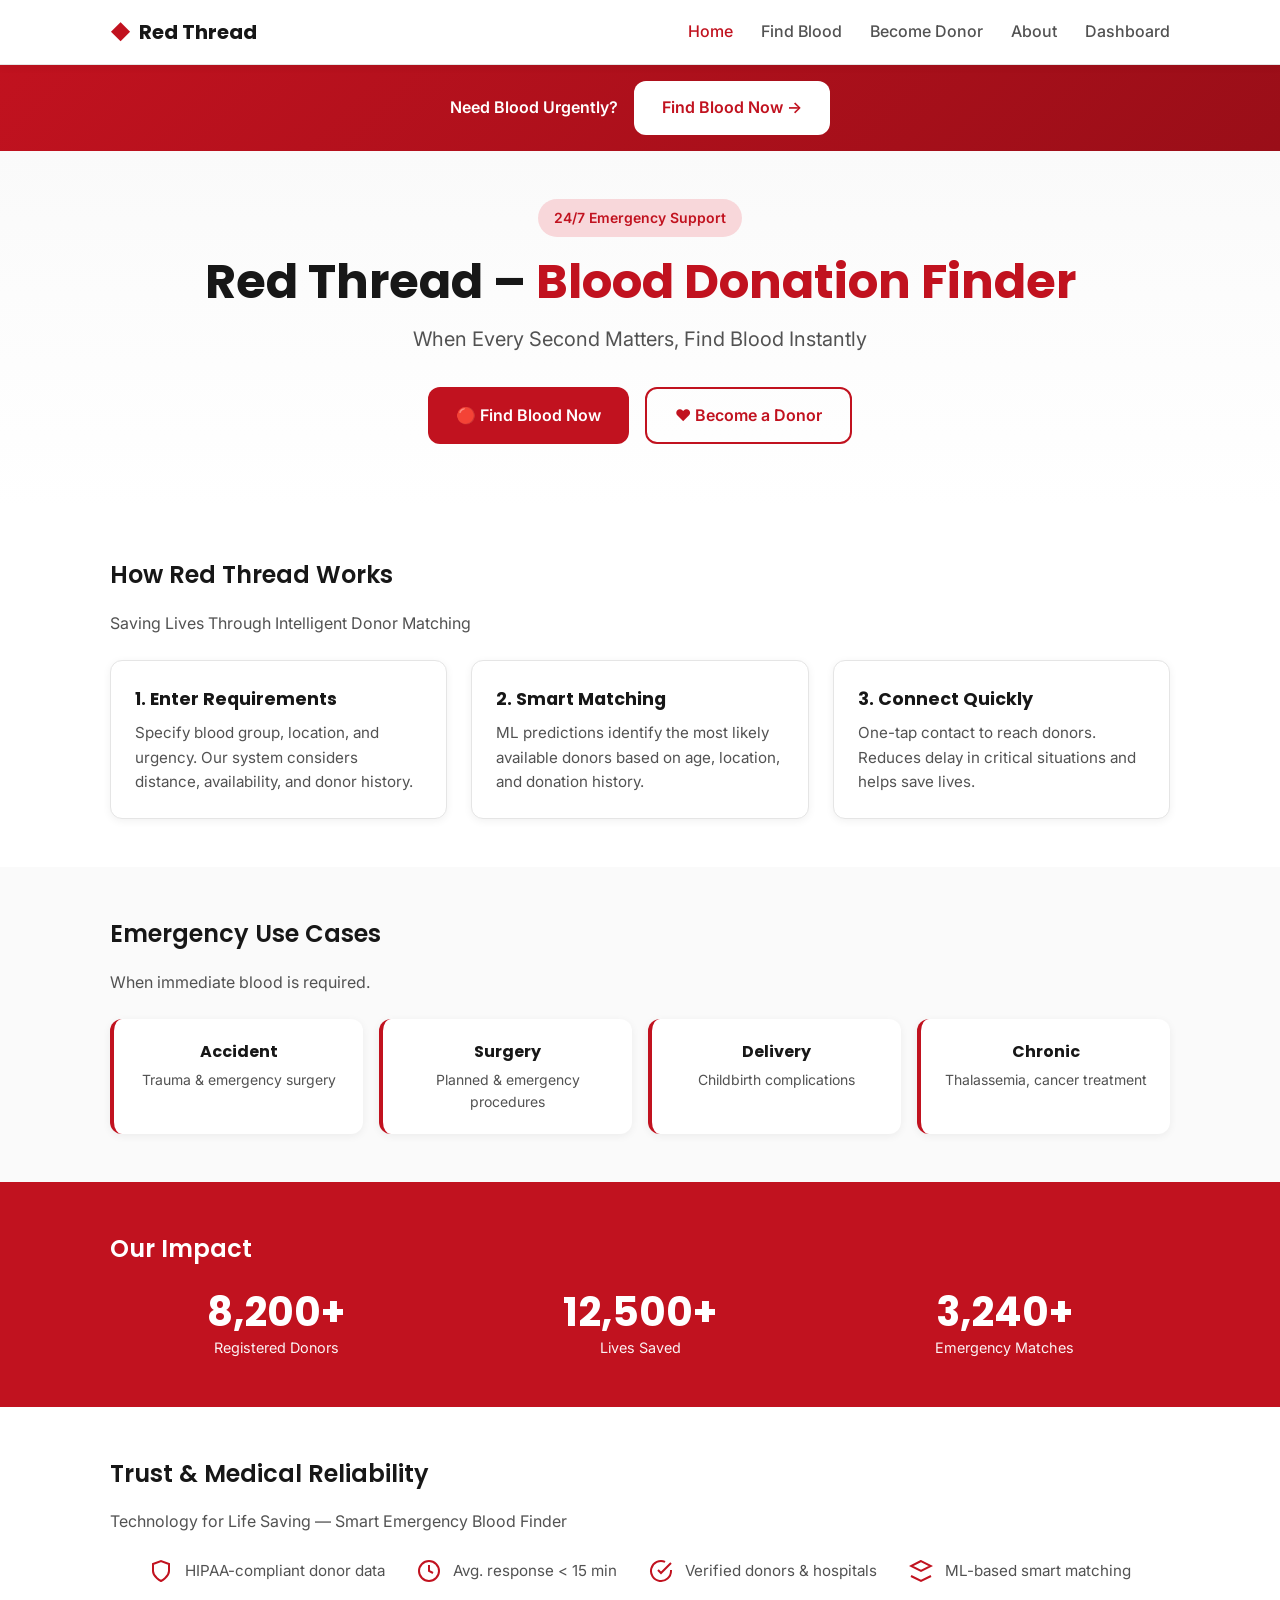
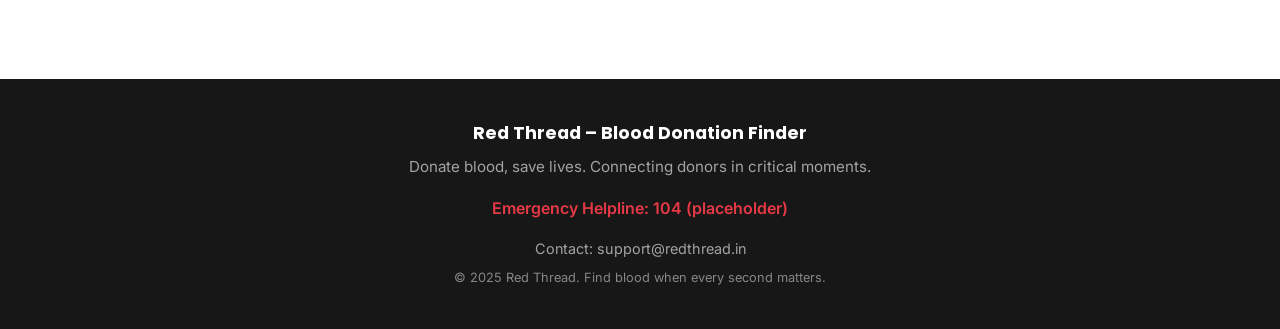
<file: deployment/frontend/index.html>
<!DOCTYPE html>
<html lang="en">
<head>
  <meta charset="UTF-8">
  <meta name="viewport" content="width=device-width, initial-scale=1.0">
  <title>Red Thread – Intelligent Blood Donation Finder | When Every Second Matters</title>
  <link rel="preconnect" href="https://fonts.googleapis.com">
  <link rel="preconnect" href="https://fonts.gstatic.com" crossorigin>
  <link href="https://fonts.googleapis.com/css2?family=Inter:wght@400;500;600;700&family=Poppins:wght@500;600;700&display=swap" rel="stylesheet">
  <link rel="stylesheet" href="styles.css">
</head>
<body>
  <header class="header">
    <div class="container header-inner">
      <a href="index.html" class="logo">
        <span class="logo-icon">◆</span>
        <span>Red Thread</span>
      </a>
      <nav class="nav">
        <a href="index.html" class="active">Home</a>
        <a href="find-blood.html">Find Blood</a>
        <a href="register.html">Become Donor</a>
        <a href="about.html">About</a>
        <a href="dashboard.html">Dashboard</a>
      </nav>
      <button class="nav-toggle" aria-label="Toggle menu">
        <span></span>
        <span></span>
        <span></span>
      </button>
    </div>
  </header>

  <div class="emergency-banner">
    <p>Need Blood Urgently?</p>
    <a href="find-blood.html?urgency=critical" class="btn">Find Blood Now →</a>
  </div>

  <section class="hero">
    <div class="container">
      <div class="emergency-badge-pill">24/7 Emergency Support</div>
      <h1 class="hero-title">Red Thread – <span>Blood Donation Finder</span></h1>
      <p class="hero-tagline">When Every Second Matters, Find Blood Instantly</p>
      <div class="hero-actions">
        <a href="find-blood.html" class="btn btn-primary">🔴 Find Blood Now</a>
        <a href="register.html" class="btn btn-outline">❤️ Become a Donor</a>
      </div>
    </div>
  </section>

  <section class="how-section">
    <div class="container">
      <h2 class="section-title">How Red Thread Works</h2>
      <p style="color: var(--gray-600); margin-bottom: 1rem;">Saving Lives Through Intelligent Donor Matching</p>
      <div class="how-grid">
        <div class="how-card">
          <h3>1. Enter Requirements</h3>
          <p>Specify blood group, location, and urgency. Our system considers distance, availability, and donor history.</p>
        </div>
        <div class="how-card">
          <h3>2. Smart Matching</h3>
          <p>ML predictions identify the most likely available donors based on age, location, and donation history.</p>
        </div>
        <div class="how-card">
          <h3>3. Connect Quickly</h3>
          <p>One-tap contact to reach donors. Reduces delay in critical situations and helps save lives.</p>
        </div>
      </div>
    </div>
  </section>

  <section class="usecases-section">
    <div class="container">
      <h2 class="section-title">Emergency Use Cases</h2>
      <p style="color: var(--gray-600); margin-bottom: 1rem;">When immediate blood is required.</p>
      <div class="usecases-grid">
        <div class="usecase-card">
          <h4>Accident</h4>
          <p>Trauma & emergency surgery</p>
        </div>
        <div class="usecase-card">
          <h4>Surgery</h4>
          <p>Planned & emergency procedures</p>
        </div>
        <div class="usecase-card">
          <h4>Delivery</h4>
          <p>Childbirth complications</p>
        </div>
        <div class="usecase-card">
          <h4>Chronic</h4>
          <p>Thalassemia, cancer treatment</p>
        </div>
      </div>
    </div>
  </section>

  <section class="stats-section">
    <div class="container">
      <h2 class="section-title" style="color: white; margin-bottom: 1.5rem;">Our Impact</h2>
      <div class="stats-grid">
        <div>
          <div class="stats-number">8,200+</div>
          <div class="stats-label">Registered Donors</div>
        </div>
        <div>
          <div class="stats-number">12,500+</div>
          <div class="stats-label">Lives Saved</div>
        </div>
        <div>
          <div class="stats-number">3,240+</div>
          <div class="stats-label">Emergency Matches</div>
        </div>
      </div>
    </div>
  </section>

  <section class="trust-section">
    <div class="container">
      <h2 class="section-title">Trust & Medical Reliability</h2>
      <p style="color: var(--gray-600); margin-bottom: 1rem;">Technology for Life Saving — Smart Emergency Blood Finder</p>
      <div class="trust-grid">
        <div class="trust-item">
          <svg width="24" height="24" viewBox="0 0 24 24" fill="none" stroke="currentColor" stroke-width="2"><path d="M12 22s8-4 8-10V5l-8-3-8 3v7c0 6 8 10 8 10z"/></svg>
          <span>HIPAA-compliant donor data</span>
        </div>
        <div class="trust-item">
          <svg width="24" height="24" viewBox="0 0 24 24" fill="none" stroke="currentColor" stroke-width="2"><circle cx="12" cy="12" r="10"/><path d="M12 6v6l4 2"/></svg>
          <span>Avg. response &lt; 15 min</span>
        </div>
        <div class="trust-item">
          <svg width="24" height="24" viewBox="0 0 24 24" fill="none" stroke="currentColor" stroke-width="2"><path d="M22 11.08V12a10 10 0 1 1-5.93-9.14"/><polyline points="22 4 12 14.01 9 11.01"/></svg>
          <span>Verified donors &amp; hospitals</span>
        </div>
        <div class="trust-item">
          <svg width="24" height="24" viewBox="0 0 24 24" fill="none" stroke="currentColor" stroke-width="2"><path d="M12 2L2 7l10 5 10-5-10-5z"/><path d="M2 17l10 5 10-5"/></svg>
          <span>ML-based smart matching</span>
        </div>
      </div>
    </div>
  </section>

  <footer class="footer">
    <div class="container footer-inner">
      <div class="footer-brand">Red Thread – Blood Donation Finder</div>
      <p class="footer-tagline">Donate blood, save lives. Connecting donors in critical moments.</p>
      <p class="footer-emergency">Emergency Helpline: 104 (placeholder)</p>
      <p class="footer-contact">Contact: support@redthread.in</p>
      <p class="footer-copy">&copy; 2025 Red Thread. Find blood when every second matters.</p>
    </div>
  </footer>

  <script src="script.js"></script>
</body>
</html>
</file>
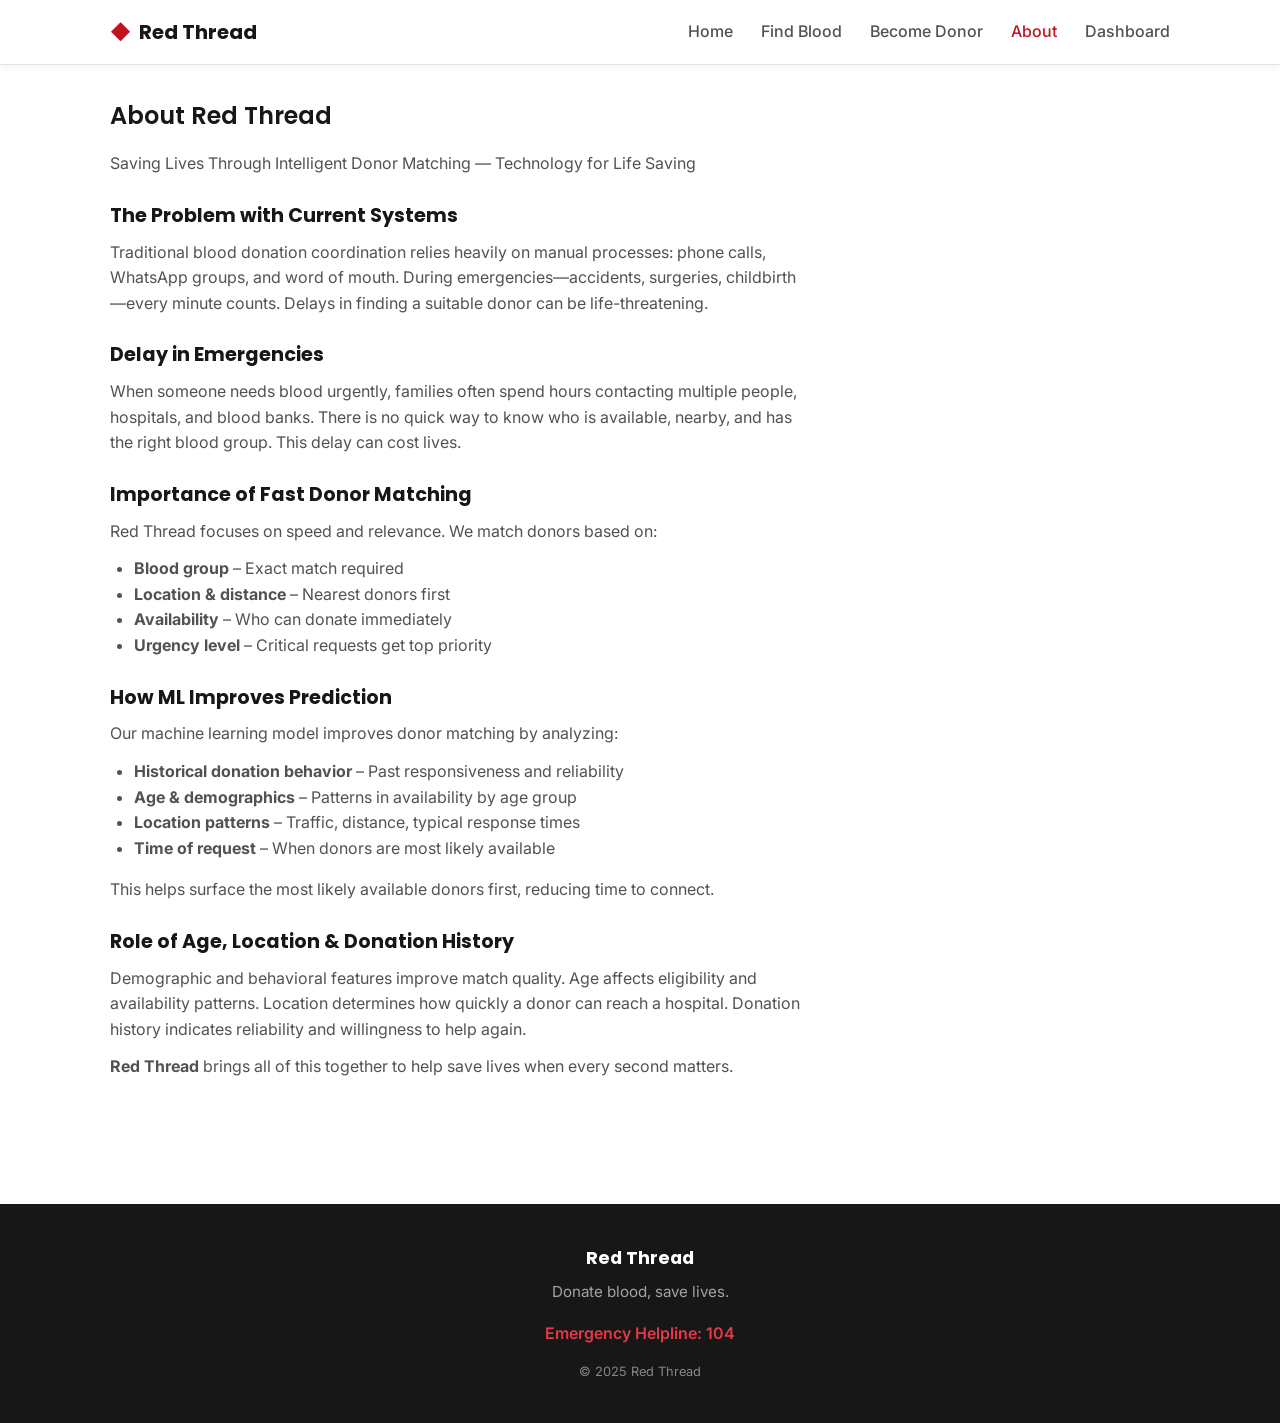
<file: deployment/frontend/about.html>
<!DOCTYPE html>
<html lang="en">
<head>
  <meta charset="UTF-8">
  <meta name="viewport" content="width=device-width, initial-scale=1.0">
  <title>About | Red Thread – Intelligent Blood Donation Finder</title>
  <link rel="preconnect" href="https://fonts.googleapis.com">
  <link rel="preconnect" href="https://fonts.gstatic.com" crossorigin>
  <link href="https://fonts.googleapis.com/css2?family=Inter:wght@400;500;600;700&family=Poppins:wght@500;600;700&display=swap" rel="stylesheet">
  <link rel="stylesheet" href="styles.css">
</head>
<body>
  <header class="header">
    <div class="container header-inner">
      <a href="index.html" class="logo">
        <span class="logo-icon">◆</span>
        <span>Red Thread</span>
      </a>
      <nav class="nav">
        <a href="index.html">Home</a>
        <a href="find-blood.html">Find Blood</a>
        <a href="register.html">Become Donor</a>
        <a href="about.html" class="active">About</a>
        <a href="dashboard.html">Dashboard</a>
      </nav>
      <button class="nav-toggle" aria-label="Toggle menu">
        <span></span>
        <span></span>
        <span></span>
      </button>
    </div>
  </header>

  <section class="about-page">
    <div class="container">
      <h1 class="section-title">About Red Thread</h1>
      <p style="color: var(--gray-600); margin-bottom: 1rem;">Saving Lives Through Intelligent Donor Matching — Technology for Life Saving</p>

      <div class="about-content">
        <h3>The Problem with Current Systems</h3>
        <p>Traditional blood donation coordination relies heavily on manual processes: phone calls, WhatsApp groups, and word of mouth. During emergencies—accidents, surgeries, childbirth—every minute counts. Delays in finding a suitable donor can be life-threatening.</p>

        <h3>Delay in Emergencies</h3>
        <p>When someone needs blood urgently, families often spend hours contacting multiple people, hospitals, and blood banks. There is no quick way to know who is available, nearby, and has the right blood group. This delay can cost lives.</p>

        <h3>Importance of Fast Donor Matching</h3>
        <p>Red Thread focuses on speed and relevance. We match donors based on:</p>
        <ul>
          <li><strong>Blood group</strong> – Exact match required</li>
          <li><strong>Location & distance</strong> – Nearest donors first</li>
          <li><strong>Availability</strong> – Who can donate immediately</li>
          <li><strong>Urgency level</strong> – Critical requests get top priority</li>
        </ul>

        <h3>How ML Improves Prediction</h3>
        <p>Our machine learning model improves donor matching by analyzing:</p>
        <ul>
          <li><strong>Historical donation behavior</strong> – Past responsiveness and reliability</li>
          <li><strong>Age & demographics</strong> – Patterns in availability by age group</li>
          <li><strong>Location patterns</strong> – Traffic, distance, typical response times</li>
          <li><strong>Time of request</strong> – When donors are most likely available</li>
        </ul>
        <p>This helps surface the most likely available donors first, reducing time to connect.</p>

        <h3>Role of Age, Location & Donation History</h3>
        <p>Demographic and behavioral features improve match quality. Age affects eligibility and availability patterns. Location determines how quickly a donor can reach a hospital. Donation history indicates reliability and willingness to help again.</p>

        <p><strong>Red Thread</strong> brings all of this together to help save lives when every second matters.</p>
      </div>
    </div>
  </section>

  <footer class="footer">
    <div class="container footer-inner">
      <div class="footer-brand">Red Thread</div>
      <p class="footer-tagline">Donate blood, save lives.</p>
      <p class="footer-emergency">Emergency Helpline: 104</p>
      <p class="footer-copy">&copy; 2025 Red Thread</p>
    </div>
  </footer>

  <script src="script.js"></script>
</body>
</html>
</file>
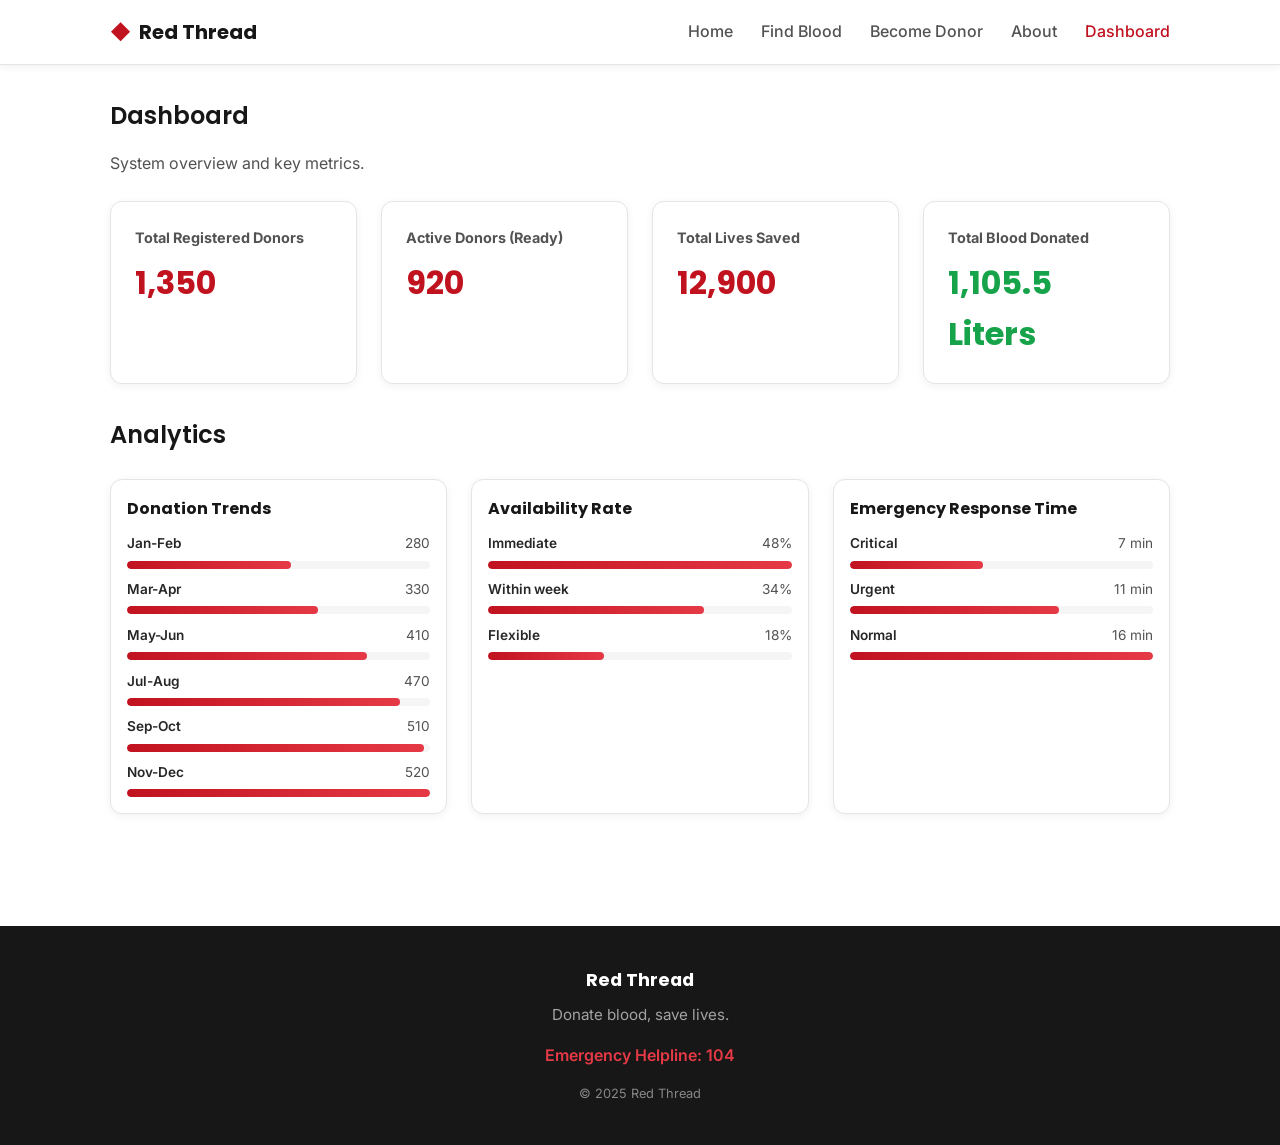
<file: deployment/frontend/dashboard.html>
<!DOCTYPE html>
<html lang="en">
<head>
  <meta charset="UTF-8">
  <meta name="viewport" content="width=device-width, initial-scale=1.0">
  <title>Dashboard | Red Thread – Intelligent Blood Donation Finder</title>
  <link rel="preconnect" href="https://fonts.googleapis.com">
  <link rel="preconnect" href="https://fonts.gstatic.com" crossorigin>
  <link href="https://fonts.googleapis.com/css2?family=Inter:wght@400;500;600;700&family=Poppins:wght@500;600;700&display=swap" rel="stylesheet">
  <link rel="stylesheet" href="styles.css">
</head>
<body>
  <header class="header">
    <div class="container header-inner">
      <a href="index.html" class="logo">
        <span class="logo-icon">◆</span>
        <span>Red Thread</span>
      </a>
      <nav class="nav">
        <a href="index.html">Home</a>
        <a href="find-blood.html">Find Blood</a>
        <a href="register.html">Become Donor</a>
        <a href="about.html">About</a>
        <a href="dashboard.html" class="active">Dashboard</a>
      </nav>
      <button class="nav-toggle" aria-label="Toggle menu">
        <span></span>
        <span></span>
        <span></span>
      </button>
    </div>
  </header>

  <section class="dashboard-page">
    <div class="container">
      <h1 class="section-title">Dashboard</h1>
      <p style="color: var(--gray-600);">System overview and key metrics.</p>

      <div class="dashboard-stats">
        <div class="dashboard-card">
          <h4>Total Registered Donors</h4>
          <div class="value" id="stat-total-donors">Loading...</div>
        </div>
        <div class="dashboard-card">
          <h4>Active Donors (Ready)</h4>
          <div class="value success" id="stat-active-donors">Loading...</div>
        </div>
        <div class="dashboard-card">
          <h4>Total Lives Saved</h4>
          <div class="value" id="stat-lives-saved">Loading...</div>
        </div>
        <div class="dashboard-card success">
          <h4>Total Blood Donated</h4>
          <div class="value" id="stat-total-volume">Loading...</div>
        </div>
      </div>
      <h2 class="section-title" style="margin-top: 2rem;">Analytics</h2>
      <div class="chart-grid">
        <div class="analytics-card">
          <h3>Donation Trends</h3>
          <div id="analytics-donation-trends" class="analytics-list">
            <div class="analytics-empty">Loading trends...</div>
          </div>
        </div>
        <div class="analytics-card">
          <h3>Availability Rate</h3>
          <div id="analytics-availability-rate" class="analytics-list">
            <div class="analytics-empty">Loading availability...</div>
          </div>
        </div>
        <div class="analytics-card">
          <h3>Emergency Response Time</h3>
          <div id="analytics-response-time" class="analytics-list">
            <div class="analytics-empty">Loading response metrics...</div>
          </div>
        </div>
      </div>
    </div>
  </section>

  <footer class="footer">
    <div class="container footer-inner">
      <div class="footer-brand">Red Thread</div>
      <p class="footer-tagline">Donate blood, save lives.</p>
      <p class="footer-emergency">Emergency Helpline: 104</p>
      <p class="footer-copy">&copy; 2025 Red Thread</p>
    </div>
  </footer>

  <script src="script.js"></script>
</body>
</html>
</file>
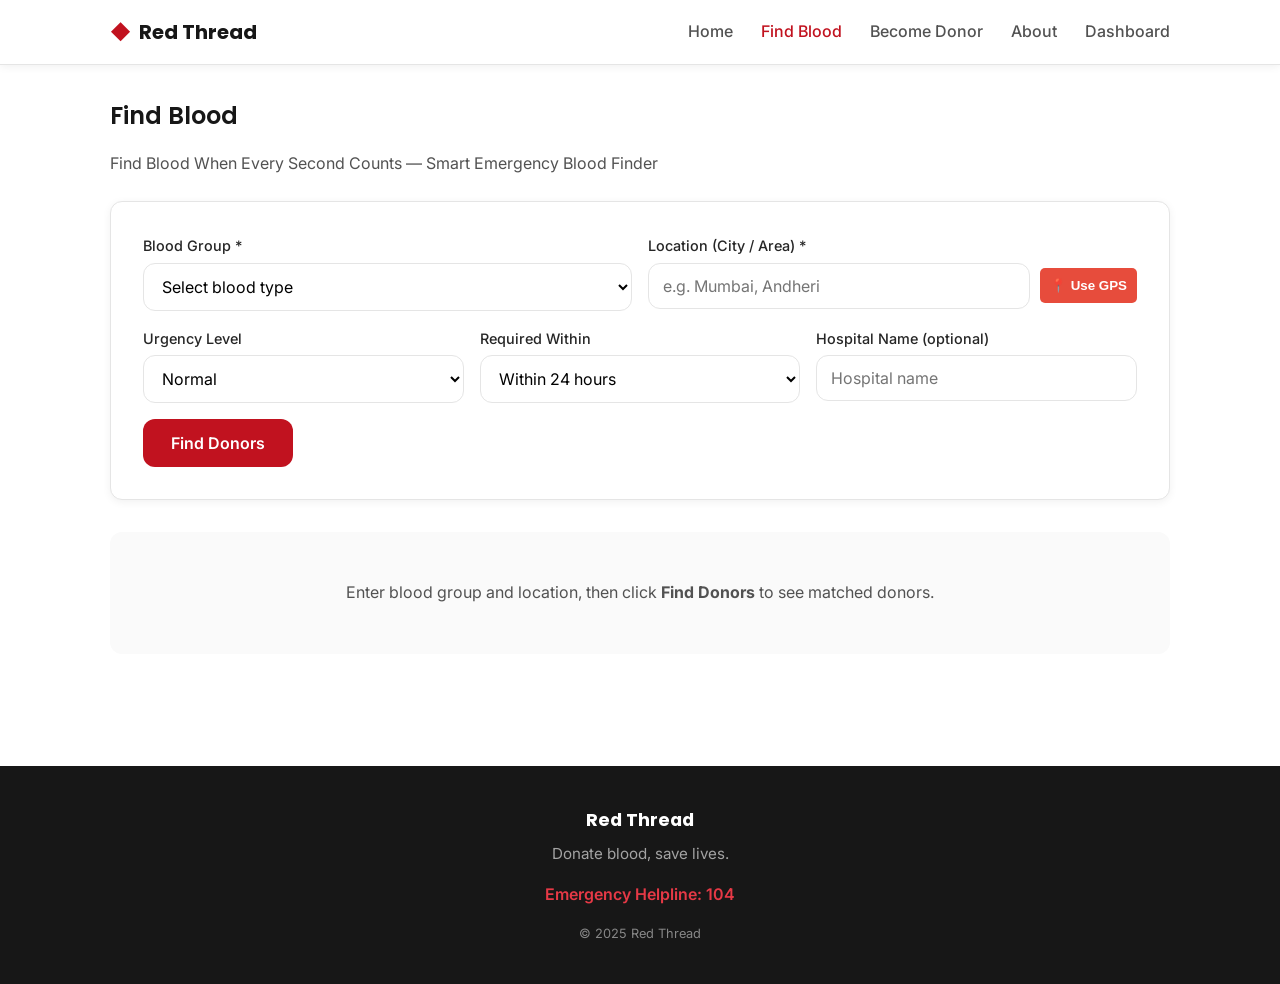
<file: deployment/frontend/find-blood.html>
<!DOCTYPE html>
<html lang="en">
<head>
  <meta charset="UTF-8">
  <meta name="viewport" content="width=device-width, initial-scale=1.0">
  <title>Find Blood | Red Thread – Intelligent Blood Donation Finder</title>
  <link rel="preconnect" href="https://fonts.googleapis.com">
  <link rel="preconnect" href="https://fonts.gstatic.com" crossorigin>
  <link href="https://fonts.googleapis.com/css2?family=Inter:wght@400;500;600;700&family=Poppins:wght@500;600;700&display=swap" rel="stylesheet">
  <link rel="stylesheet" href="styles.css">
</head>
<body>
  <header class="header">
    <div class="container header-inner">
      <a href="index.html" class="logo">
        <span class="logo-icon">◆</span>
        <span>Red Thread</span>
      </a>
      <nav class="nav">
        <a href="index.html">Home</a>
        <a href="find-blood.html" class="active">Find Blood</a>
        <a href="register.html">Become Donor</a>
        <a href="about.html">About</a>
        <a href="dashboard.html">Dashboard</a>
      </nav>
      <button class="nav-toggle" aria-label="Toggle menu">
        <span></span>
        <span></span>
        <span></span>
      </button>
    </div>
  </header>

  <section class="find-page">
    <div class="container">
      <h1 class="section-title">Find Blood</h1>
      <p style="color: var(--gray-600); margin-bottom: 1.5rem;">Find Blood When Every Second Counts — Smart Emergency Blood Finder</p>

      <div id="emergencyMode" class="emergency-mode" style="display: none;">
        <h3><span class="emergency-badge">EMERGENCY</span> Critical — Nearest donors shown first</h3>
        <p>Fastest available donor prioritized. Big CALL NOW for immediate contact.</p>
      </div>

      <div class="search-card">
        <form class="search-form" id="searchForm">
          <div class="form-row">
            <div class="form-group">
              <label for="bloodGroup">Blood Group *</label>
              <select id="bloodGroup" required>
                <option value="">Select blood type</option>
                <option value="A+">A+</option>
                <option value="A-">A-</option>
                <option value="B+">B+</option>
                <option value="B-">B-</option>
                <option value="AB+">AB+</option>
                <option value="AB-">AB-</option>
                <option value="O+">O+</option>
                <option value="O-">O-</option>
              </select>
            </div>
            <div class="form-group">
  <label for="location">Location (City / Area) *</label>
  
  <div style="display: flex; gap: 10px; align-items: center;">
      <input type="text" id="location" placeholder="e.g. Mumbai, Andheri" required style="flex: 1;">
      
      <button type="button" id="gpsBtn" onclick="useGPSLocation('location', 'gpsBtn')" style="cursor: pointer; padding: 10px; background: #e74c3c; color: white; border: none; border-radius: 5px; font-weight: bold; white-space: nowrap;" title="Auto-detect Location">
          📍 Use GPS
      </button>
  </div>
</div>
          </div>
          <div class="form-row">
            <div class="form-group">
              <label for="urgency">Urgency Level</label>
              <select id="urgency">
                <option value="normal">Normal</option>
                <option value="urgent">Urgent</option>
                <option value="critical">Critical – Emergency</option>
              </select>
            </div>
            <div class="form-group">
              <label for="requiredWithin">Required Within</label>
              <select id="requiredWithin">
                <option value="24">Within 24 hours</option>
                <option value="12">Within 12 hours</option>
                <option value="6">Within 6 hours</option>
                <option value="2">Within 2 hours</option>
                <option value="1">Within 1 hour – Immediate</option>
              </select>
            </div>
            <div class="form-group">
              <label for="hospital">Hospital Name (optional)</label>
              <input type="text" id="hospital" placeholder="Hospital name">
            </div>
          </div>
          <button type="submit" class="btn btn-primary">Find Donors</button>
        </form>
      </div>

      <div class="results-loading" id="resultsLoading">
        <div class="loader"></div>
        <p>Finding best available donors...</p>
      </div>

      <div class="results-empty" id="resultsEmpty">
        <p>Enter blood group and location, then click <strong>Find Donors</strong> to see matched donors.</p>
      </div>

      <div class="results-grid hidden donors-grid" id="resultsGrid"></div>
    </div>
  </section>

  <footer class="footer">
    <div class="container footer-inner">
      <div class="footer-brand">Red Thread</div>
      <p class="footer-tagline">Donate blood, save lives.</p>
      <p class="footer-emergency">Emergency Helpline: 104</p>
      <p class="footer-copy">&copy; 2025 Red Thread</p>
    </div>
  </footer>

  <script src="script.js"></script>
  <script>
    (function() {
      const params = new URLSearchParams(location.search);
      const urgencySelect = document.getElementById('urgency');
      const emergencyMode = document.getElementById('emergencyMode');
      if (params.get('urgency') === 'critical') {
        urgencySelect.value = 'critical';
        emergencyMode.style.display = 'block';
      }
      urgencySelect.addEventListener('change', function() {
        emergencyMode.style.display = this.value === 'critical' ? 'block' : 'none';
      });
    })();
  </script>
</body>
</html>
</file>
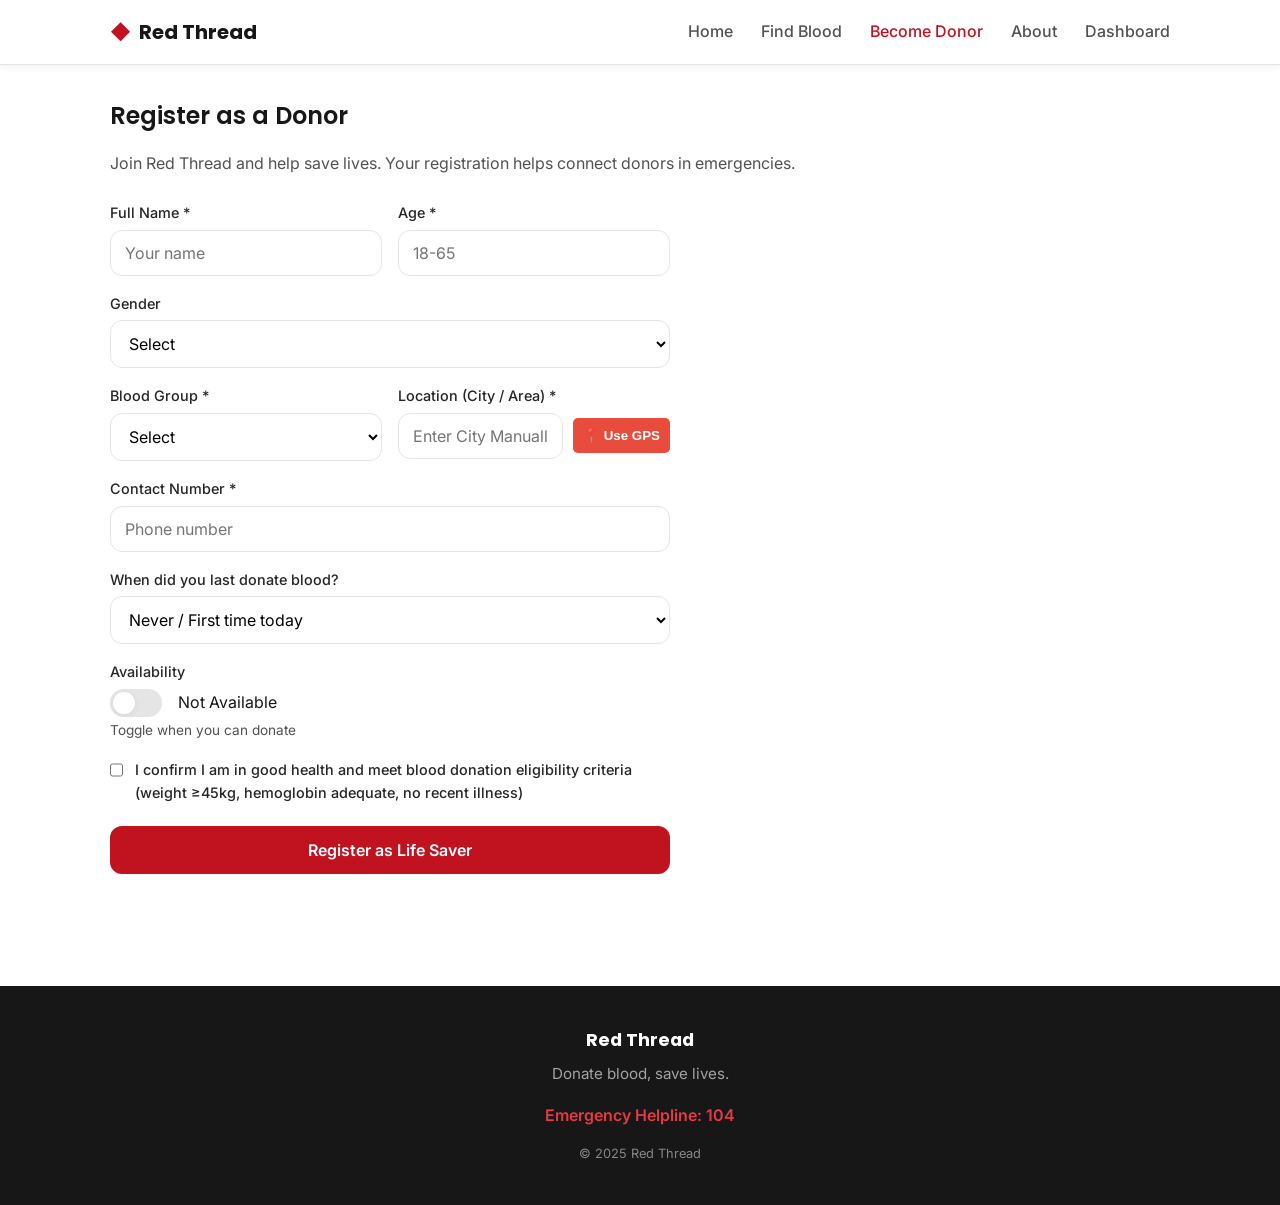
<file: deployment/frontend/register.html>
<!DOCTYPE html>
<html lang="en">
<head>
  <meta charset="UTF-8">
  <meta name="viewport" content="width=device-width, initial-scale=1.0">
  <title>Become a Donor | Red Thread – Intelligent Blood Donation Finder</title>
  <link rel="preconnect" href="https://fonts.googleapis.com">
  <link rel="preconnect" href="https://fonts.gstatic.com" crossorigin>
  <link href="https://fonts.googleapis.com/css2?family=Inter:wght@400;500;600;700&family=Poppins:wght@500;600;700&display=swap" rel="stylesheet">
  <link rel="stylesheet" href="styles.css">
</head>
<body>
  <header class="header">
    <div class="container header-inner">
      <a href="index.html" class="logo">
        <span class="logo-icon">◆</span>
        <span>Red Thread</span>
      </a>
      <nav class="nav">
        <a href="index.html">Home</a>
        <a href="find-blood.html">Find Blood</a>
        <a href="register.html" class="active">Become Donor</a>
        <a href="about.html">About</a>
        <a href="dashboard.html">Dashboard</a>
      </nav>
      <button class="nav-toggle" aria-label="Toggle menu">
        <span></span>
        <span></span>
        <span></span>
      </button>
    </div>
  </header>

  <section class="register-page">
    <div class="container">
      <h1 class="section-title">Register as a Donor</h1>
      <p style="color: var(--gray-600);">Join Red Thread and help save lives. Your registration helps connect donors in emergencies.</p>

      <form class="register-form" id="registerForm">
        <div class="form-row">
          <div class="form-group">
            <label for="name">Full Name *</label>
            <input type="text" id="name" placeholder="Your name" required>
          </div>
          <div class="form-group">
            <label for="age">Age *</label>
            <input type="number" id="age" min="18" max="65" placeholder="18-65" required>
          </div>
        </div>

        <div class="form-group">
          <label for="gender">Gender</label>
          <select id="gender">
            <option value="">Select</option>
            <option value="male">Male</option>
            <option value="female">Female</option>
            <option value="other">Other</option>
          </select>
        </div>

        <div class="form-row">
          <div class="form-group">
            <label for="bloodGroup">Blood Group *</label>
            <select id="bloodGroup" required>
              <option value="">Select</option>
              <option value="A+">A+</option>
              <option value="A-">A-</option>
              <option value="B+">B+</option>
              <option value="B-">B-</option>
              <option value="AB+">AB+</option>
              <option value="AB-">AB-</option>
              <option value="O+">O+</option>
              <option value="O-">O-</option>
            </select>
          </div>
          <div class="form-group">
            <label for="location">Location (City / Area) *</label>
            <div style="display: flex; gap: 10px; align-items: center;">
    <input type="text" id="regLocationInput" placeholder="Enter City Manually" style="flex: 1;">
    <button type="button" id="regGpsBtn" onclick="useGPSLocation('regLocationInput', 'regGpsBtn')" style="cursor: pointer; padding: 10px; background: #e74c3c; color: white; border: none; border-radius: 5px; font-weight: bold;" title="Auto-detect Location">
        📍 Use GPS
    </button>
</div>
          </div>
        </div>

        <div class="form-group">
          <label for="contact">Contact Number *</label>
          <input type="tel" id="contact" placeholder="Phone number" required>
        </div>

        <div class="form-group">
          <label for="lastDonation">When did you last donate blood?</label>
          <select id="lastDonation" required>
            <option value="0">Never / First time today</option>
            <option value="1">1 Month ago</option>
            <option value="3">3 Months ago</option>
            <option value="6">6 Months ago</option>
            <option value="12">1 Year ago</option>
            <option value="24">Over 2 years ago</option>
          </select>
        </div>

        <div class="form-group">
          <label>Availability</label>
          <div class="toggle-group">
            <div class="toggle" id="availabilityToggle" role="button" tabindex="0" aria-pressed="false"></div>
            <span id="availabilityLabel">Not Available</span>
          </div>
          <small style="color: var(--gray-600); font-size: 0.85rem;">Toggle when you can donate</small>
        </div>

        <div class="form-group">
          <div class="checkbox-group">
            <input type="checkbox" id="healthStatus" required>
            <label for="healthStatus">I confirm I am in good health and meet blood donation eligibility criteria (weight ≥45kg, hemoglobin adequate, no recent illness)</label>
          </div>
        </div>

        <button type="submit" class="btn btn-primary btn-block">Register as Life Saver</button>
      </form>
    </div>
  </section>

  <footer class="footer">
    <div class="container footer-inner">
      <div class="footer-brand">Red Thread</div>
      <p class="footer-tagline">Donate blood, save lives.</p>
      <p class="footer-emergency">Emergency Helpline: 104</p>
      <p class="footer-copy">&copy; 2025 Red Thread</p>
    </div>
  </footer>

  <script src="script.js"></script>
  <script>
    (function() {
      const toggle = document.getElementById('availabilityToggle');
      const label = document.getElementById('availabilityLabel');

      toggle.addEventListener('click', function() {
        toggle.classList.toggle('on');
        toggle.setAttribute('aria-pressed', toggle.classList.contains('on'));
        label.textContent = toggle.classList.contains('on') ? 'Available' : 'Not Available';
      });
    })();
  </script>
</body>
</html>
</file>
<file: deployment/frontend/styles.css>
/* Red Thread – Intelligent Blood Donation Finder | Medical + Emergency Theme */

:root {
  --primary: #C1121F;
  --primary-dark: #9a0e18;
  --primary-light: #e63946;
  --secondary: #F8D7DA;
  --white: #ffffff;
  --gray-50: #fafafa;
  --gray-100: #f5f5f5;
  --gray-200: #e5e5e5;
  --gray-400: #a3a3a3;
  --gray-600: #525252;
  --gray-800: #262626;
  --gray-900: #171717;
  --success: #16a34a;
  --emergency: #C1121F;
  --font: 'Inter', 'Roboto', -apple-system, sans-serif;
  --font-heading: 'Poppins', 'Inter', sans-serif;
  --shadow: 0 2px 8px rgba(0,0,0,0.06);
  --shadow-md: 0 4px 16px rgba(0,0,0,0.08);
  --shadow-soft: 0 2px 12px rgba(193, 18, 31, 0.08);
  --radius: 12px;
  --radius-lg: 12px;
  --transition: 0.2s ease;
}

* { box-sizing: border-box; margin: 0; padding: 0; }

html { scroll-behavior: smooth; }

body {
  font-family: var(--font);
  font-size: 1rem;
  line-height: 1.6;
  color: var(--gray-900);
  background: var(--white);
  -webkit-font-smoothing: antialiased;
}

a { color: inherit; text-decoration: none; }
img { max-width: 100%; height: auto; }

.container {
  width: 100%;
  max-width: 1100px;
  margin: 0 auto;
  padding: 0 1.25rem;
}

/* ===== Header ===== */
.header {
  position: sticky;
  top: 0;
  z-index: 100;
  background: rgba(255,255,255,0.98);
  border-bottom: 1px solid var(--gray-200);
  box-shadow: var(--shadow);
}

.header-inner {
  display: flex;
  align-items: center;
  justify-content: space-between;
  height: 64px;
}

.logo {
  display: flex;
  align-items: center;
  gap: 0.5rem;
  font-family: var(--font-heading);
  font-weight: 700;
  font-size: 1.25rem;
  color: var(--gray-900);
}

.logo-icon { color: var(--primary); font-size: 1.25rem; }

.nav {
  display: flex;
  gap: 1.75rem;
}

.nav a {
  font-weight: 500;
  color: var(--gray-600);
  transition: color var(--transition);
}

.nav a:hover, .nav a.active { color: var(--primary); }

.nav-toggle {
  display: none;
  flex-direction: column;
  gap: 5px;
  background: none;
  border: none;
  cursor: pointer;
  padding: 4px;
}

.nav-toggle span {
  width: 22px;
  height: 2px;
  background: var(--gray-800);
}

/* ===== Buttons ===== */
.btn {
  display: inline-flex;
  align-items: center;
  justify-content: center;
  gap: 0.5rem;
  padding: 14px 28px;
  font-family: var(--font);
  font-size: 1rem;
  font-weight: 600;
  border: none;
  border-radius: var(--radius);
  cursor: pointer;
  transition: box-shadow var(--transition), transform var(--transition);
}

.btn-primary {
  background: var(--primary);
  color: white;
}

.btn-primary:hover {
  background: var(--primary-dark);
  transform: translateY(-1px);
  box-shadow: var(--shadow-soft);
}

.btn-outline {
  background: transparent;
  color: var(--primary);
  border: 2px solid var(--primary);
}

.btn-outline:hover {
  background: var(--primary);
  color: white;
}

.btn-block { width: 100%; }

.btn-call-now {
  padding: 16px 32px;
  font-size: 1.1rem;
  background: var(--emergency);
  color: white;
  animation: pulse-btn 2s infinite;
}

@keyframes pulse-btn {
  0%, 100% { box-shadow: 0 0 0 0 rgba(193, 18, 31, 0.4); }
  50% { box-shadow: 0 0 0 10px rgba(193, 18, 31, 0); }
}

/* ===== Emergency Badge ===== */
.emergency-badge-pill {
  display: inline-flex;
  align-items: center;
  gap: 0.5rem;
  padding: 8px 16px;
  background: var(--secondary);
  color: var(--primary);
  font-weight: 600;
  font-size: 0.875rem;
  border-radius: 100px;
  margin-bottom: 1rem;
}

/* ===== Emergency Banner ===== */
.emergency-banner {
  background: linear-gradient(135deg, var(--primary) 0%, var(--primary-dark) 100%);
  color: white;
  padding: 1rem 1.5rem;
  display: flex;
  align-items: center;
  justify-content: center;
  gap: 1rem;
  flex-wrap: wrap;
}

.emergency-banner p { font-weight: 600; font-size: 1rem; }
.emergency-banner .btn { background: white; color: var(--primary); }
.emergency-banner .btn:hover { background: var(--gray-100); }

/* ===== Hero / Landing ===== */
.hero {
  padding: 3rem 0 4rem;
  text-align: center;
  background: linear-gradient(180deg, var(--gray-50) 0%, var(--white) 100%);
}

.hero-title {
  font-family: var(--font-heading);
  font-size: clamp(2rem, 5vw, 3rem);
  font-weight: 700;
  line-height: 1.2;
  margin-bottom: 0.75rem;
}

.hero-title span { color: var(--primary); }

.hero-tagline {
  font-size: 1.25rem;
  color: var(--gray-600);
  margin-bottom: 2rem;
  max-width: 560px;
  margin-left: auto;
  margin-right: auto;
}

.hero-actions {
  display: flex;
  gap: 1rem;
  justify-content: center;
  flex-wrap: wrap;
}

.hero-actions .btn { min-width: 180px; }

/* ===== Section Title ===== */
.section-title {
  font-family: var(--font-heading);
  font-size: 1.5rem;
  font-weight: 600;
  margin-bottom: 1rem;
}

/* ===== How It Works ===== */
.how-section {
  padding: 3rem 0;
  background: var(--white);
}

.how-grid {
  display: grid;
  grid-template-columns: repeat(auto-fit, minmax(260px, 1fr));
  gap: 1.5rem;
  margin-top: 1.5rem;
}

.how-card {
  padding: 1.5rem;
  background: var(--white);
  border-radius: var(--radius);
  box-shadow: var(--shadow);
  border: 1px solid var(--gray-200);
  transition: box-shadow var(--transition);
}

.how-card:hover { box-shadow: var(--shadow-md); }

.how-card h3 {
  font-family: var(--font-heading);
  font-size: 1.1rem;
  margin-bottom: 0.5rem;
}

.how-card p { color: var(--gray-600); font-size: 0.95rem; }

/* ===== Use Cases ===== */
.usecases-section {
  padding: 3rem 0;
  background: var(--gray-50);
}

.usecases-grid {
  display: grid;
  grid-template-columns: repeat(auto-fit, minmax(200px, 1fr));
  gap: 1rem;
  margin-top: 1.5rem;
}

.usecase-card {
  padding: 1.25rem;
  background: white;
  border-radius: var(--radius);
  text-align: center;
  box-shadow: var(--shadow);
  border-left: 4px solid var(--primary);
  transition: transform var(--transition);
}

.usecase-card:hover { transform: translateY(-2px); }

.usecase-card h4 { font-family: var(--font-heading); font-size: 1rem; margin-bottom: 0.25rem; }
.usecase-card p { font-size: 0.875rem; color: var(--gray-600); }

/* ===== Stats ===== */
.stats-section {
  padding: 3rem 0;
  background: var(--primary);
  color: white;
}

.stats-grid {
  display: grid;
  grid-template-columns: repeat(auto-fit, minmax(140px, 1fr));
  gap: 2rem;
  text-align: center;
}

.stats-number {
  font-family: var(--font-heading);
  font-size: 2.5rem;
  font-weight: 700;
  line-height: 1;
}

.stats-label { font-size: 0.9rem; opacity: 0.95; margin-top: 0.25rem; }

/* ===== Trust Section ===== */
.trust-section {
  padding: 3rem 0;
  background: var(--white);
}

.trust-grid {
  display: flex;
  flex-wrap: wrap;
  gap: 2rem;
  justify-content: center;
  align-items: center;
  margin-top: 1.5rem;
}

.trust-item {
  display: flex;
  align-items: center;
  gap: 0.75rem;
  color: var(--gray-600);
  font-size: 0.95rem;
}

.trust-item svg { flex-shrink: 0; color: var(--primary); }

/* ===== Forms ===== */
.form-group { margin-bottom: 1rem; }

.form-group label {
  display: block;
  font-size: 0.9rem;
  font-weight: 500;
  margin-bottom: 0.35rem;
  color: var(--gray-800);
}

.form-group input,
.form-group select,
.form-group textarea {
  width: 100%;
  padding: 12px 14px;
  font-family: inherit;
  font-size: 1rem;
  border: 1px solid var(--gray-200);
  border-radius: var(--radius);
  background: white;
  transition: border-color var(--transition), box-shadow var(--transition);
}

.form-group input:focus,
.form-group select:focus,
.form-group textarea:focus {
  outline: none;
  border-color: var(--primary);
  box-shadow: 0 0 0 3px rgba(193, 18, 31, 0.12);
}

.form-row {
  display: grid;
  grid-template-columns: repeat(auto-fit, minmax(200px, 1fr));
  gap: 1rem;
}

.toggle-group { display: flex; align-items: center; gap: 1rem; }

.toggle {
  width: 52px;
  height: 28px;
  background: var(--gray-200);
  border-radius: 14px;
  position: relative;
  cursor: pointer;
  transition: background var(--transition);
}

.toggle.on { background: var(--success); }

.toggle::after {
  content: '';
  position: absolute;
  width: 22px;
  height: 22px;
  background: white;
  border-radius: 50%;
  top: 3px;
  left: 3px;
  box-shadow: var(--shadow);
  transition: transform var(--transition);
}

.toggle.on::after { transform: translateX(24px); }

.checkbox-group { display: flex; align-items: flex-start; gap: 0.75rem; }

.checkbox-group input[type="checkbox"] {
  width: 20px;
  height: 20px;
  margin-top: 2px;
  accent-color: var(--primary);
}

/* ===== Find Blood Page ===== */
.find-page { padding: 2rem 0 4rem; }

.search-card {
  background: var(--white);
  padding: 2rem;
  border-radius: var(--radius);
  margin-bottom: 2rem;
  box-shadow: var(--shadow);
  border: 1px solid var(--gray-200);
}

.search-form .form-row { margin-bottom: 0; }

/* Emergency Mode UI – Premium */
.emergency-mode {
  background: linear-gradient(135deg, var(--primary) 0%, var(--primary-dark) 100%);
  color: white;
  padding: 1.5rem;
  border-radius: var(--radius);
  margin-bottom: 1.5rem;
  border: 2px solid rgba(255,255,255,0.3);
  animation: emergency-glow 2s infinite;
}

@keyframes emergency-glow {
  0%, 100% { box-shadow: 0 0 0 0 rgba(193, 18, 31, 0.5), 0 0 20px rgba(193, 18, 31, 0.3); }
  50% { box-shadow: 0 0 0 8px rgba(193, 18, 31, 0), 0 0 30px rgba(193, 18, 31, 0.2); }
}

.emergency-mode h3 {
  display: flex;
  align-items: center;
  gap: 0.75rem;
  font-size: 1.1rem;
  margin-bottom: 0.5rem;
}

.emergency-badge {
  display: inline-flex;
  align-items: center;
  padding: 6px 12px;
  background: rgba(255,255,255,0.25);
  border-radius: 100px;
  font-size: 0.75rem;
  font-weight: 700;
  animation: flash 1.2s infinite;
}

@keyframes flash {
  0%, 100% { opacity: 1; }
  50% { opacity: 0.6; }
}

/* Donor Cards ===== */
.donors-grid { display: grid; gap: 1rem; }

.donor-card {
  display: grid;
  grid-template-columns: auto 1fr auto;
  gap: 1.25rem;
  align-items: center;
  padding: 1.25rem;
  background: white;
  border: 1px solid var(--gray-200);
  border-radius: var(--radius);
  box-shadow: var(--shadow);
  transition: box-shadow var(--transition), transform var(--transition);
}

.donor-card:hover {
  box-shadow: var(--shadow-md);
  transform: translateY(-2px);
}

.donor-card.highlighted {
  border: 2px solid var(--primary);
  box-shadow: 0 0 0 4px rgba(193, 18, 31, 0.12);
}

.donor-card.highlighted .donor-badge-best,
.donor-card.highlighted .donor-badge-nearest,
.donor-card.highlighted .donor-badge-fastest { display: inline-flex; }

.donor-blood {
  width: 60px;
  height: 60px;
  display: flex;
  align-items: center;
  justify-content: center;
  background: var(--primary);
  color: white;
  font-family: var(--font-heading);
  font-weight: 700;
  font-size: 1.1rem;
  border-radius: var(--radius);
}

.donor-info h3 { font-family: var(--font-heading); font-size: 1.1rem; margin-bottom: 0.25rem; }

.donor-meta {
  display: flex;
  flex-wrap: wrap;
  gap: 0.5rem;
  font-size: 0.8rem;
  color: var(--gray-600);
  margin-top: 0.5rem;
}

.donor-badge {
  display: inline-flex;
  align-items: center;
  gap: 4px;
  padding: 4px 10px;
  font-size: 0.75rem;
  font-weight: 600;
  border-radius: 100px;
}

.donor-badge-best { display: none; background: #fef3c7; color: #b45309; }
.donor-badge-nearest { display: none; background: #dbeafe; color: #1d4ed8; }
.donor-badge-fastest { display: none; background: rgba(22, 163, 74, 0.15); color: var(--success); }
.donor-badge-available { background: rgba(22, 163, 74, 0.15); color: var(--success); }
.donor-badge-unavailable { background: var(--gray-200); color: var(--gray-600); }
.donor-badge-ml { background: rgba(193, 18, 31, 0.1); color: var(--primary); }

.donor-match { text-align: right; }

.donor-match-score {
  font-family: var(--font-heading);
  font-size: 1.5rem;
  font-weight: 700;
  color: var(--primary);
}

.donor-match-label { font-size: 0.75rem; color: var(--gray-600); }

.donor-action { margin-top: 0.75rem; }

.donor-action .btn { padding: 10px 20px; font-size: 0.9rem; }

/* Results loading/empty */
.results-loading {
  display: none;
  flex-direction: column;
  align-items: center;
  gap: 1rem;
  padding: 3rem;
  color: var(--gray-600);
}

.results-loading.active { display: flex; }

.loader {
  width: 40px;
  height: 40px;
  border: 3px solid var(--gray-200);
  border-top-color: var(--primary);
  border-radius: 50%;
  animation: spin 0.8s linear infinite;
}

@keyframes spin { to { transform: rotate(360deg); } }

.results-empty {
  text-align: center;
  padding: 3rem;
  background: var(--gray-50);
  border-radius: var(--radius);
  color: var(--gray-600);
}

.results-empty.hidden { display: none; }
.results-grid.hidden { display: none; }

/* ===== Register Page ===== */
.register-page { padding: 2rem 0 4rem; }

.register-form { max-width: 560px; margin-top: 1.5rem; }

/* ===== About Page ===== */
.about-page { padding: 2rem 0 4rem; }

.about-content { max-width: 700px; margin-top: 1.5rem; }

.about-content h3 {
  font-family: var(--font-heading);
  font-size: 1.2rem;
  margin: 1.5rem 0 0.5rem;
}

.about-content p { color: var(--gray-600); margin-bottom: 0.75rem; }

.about-content ul { margin: 0.5rem 0 1rem 1.5rem; color: var(--gray-600); }

/* ===== Dashboard ===== */
.dashboard-page { padding: 2rem 0 4rem; }

.dashboard-stats {
  display: grid;
  grid-template-columns: repeat(auto-fit, minmax(200px, 1fr));
  gap: 1.5rem;
  margin: 1.5rem 0 2rem;
}

.dashboard-card {
  padding: 1.5rem;
  background: var(--white);
  border-radius: var(--radius);
  box-shadow: var(--shadow);
  border: 1px solid var(--gray-200);
  transition: box-shadow var(--transition);
}

.dashboard-card:hover { box-shadow: var(--shadow-md); }

.dashboard-card h4 {
  font-size: 0.9rem;
  color: var(--gray-600);
  margin-bottom: 0.5rem;
}

.dashboard-card .value {
  font-family: var(--font-heading);
  font-size: 2rem;
  font-weight: 700;
  color: var(--primary);
}

.dashboard-card.success .value { color: var(--success); }

.chart-placeholder {
  height: 180px;
  background: var(--gray-50);
  border-radius: var(--radius);
  display: flex;
  align-items: center;
  justify-content: center;
  color: var(--gray-400);
  margin-top: 1rem;
  border: 2px dashed var(--gray-200);
  font-size: 0.9rem;
}

.chart-grid {
  display: grid;
  grid-template-columns: repeat(auto-fit, minmax(280px, 1fr));
  gap: 1.5rem;
  margin-top: 1.5rem;
}

.analytics-card {
  background: var(--white);
  border-radius: var(--radius);
  border: 1px solid var(--gray-200);
  box-shadow: var(--shadow);
  padding: 1rem;
}

.analytics-card h3 {
  font-family: var(--font-heading);
  font-size: 1rem;
  margin-bottom: 0.75rem;
}

.analytics-list {
  display: grid;
  gap: 0.65rem;
}

.analytics-row {
  display: grid;
  gap: 0.35rem;
}

.analytics-meta {
  display: flex;
  justify-content: space-between;
  gap: 0.75rem;
  color: var(--gray-600);
  font-size: 0.85rem;
}

.analytics-label {
  color: var(--gray-800);
  font-weight: 600;
}

.analytics-bar-wrap {
  width: 100%;
  height: 8px;
  border-radius: 999px;
  background: var(--gray-100);
  overflow: hidden;
}

.analytics-bar {
  height: 100%;
  border-radius: 999px;
  background: linear-gradient(90deg, var(--primary), var(--primary-light));
}

.analytics-empty {
  color: var(--gray-400);
  font-size: 0.9rem;
  padding: 0.5rem 0;
}

/* ===== Footer ===== */
.footer {
  padding: 2.5rem 0;
  background: var(--gray-900);
  color: white;
  margin-top: 3rem;
}

.footer-inner { text-align: center; }

.footer-brand {
  font-family: var(--font-heading);
  font-weight: 700;
  font-size: 1.1rem;
  margin-bottom: 0.5rem;
}

.footer-tagline { font-size: 0.95rem; color: var(--gray-400); margin-bottom: 1rem; }
.footer-contact { font-size: 0.9rem; color: var(--gray-400); margin-bottom: 0.5rem; }
.footer-emergency { font-weight: 600; color: var(--primary-light); margin-bottom: 1rem; }
.footer-copy { font-size: 0.8rem; color: var(--gray-400); opacity: 0.8; }

/* ===== Responsive ===== */
@media (max-width: 768px) {
  .nav { display: none; }
  .nav-toggle { display: flex; }
  .nav.open {
    display: flex;
    flex-direction: column;
    position: absolute;
    top: 64px;
    left: 0;
    right: 0;
    background: white;
    padding: 1rem;
    border-bottom: 1px solid var(--gray-200);
  }

  .donor-card { grid-template-columns: 1fr; text-align: center; }
  .donor-blood { margin: 0 auto; }
  .donor-match { text-align: center; }
  .donor-action { display: flex; justify-content: center; }
}

@media (max-width: 480px) {
  .hero-actions { flex-direction: column; }
  .hero-actions .btn { width: 100%; min-width: auto; }
}
</file>
